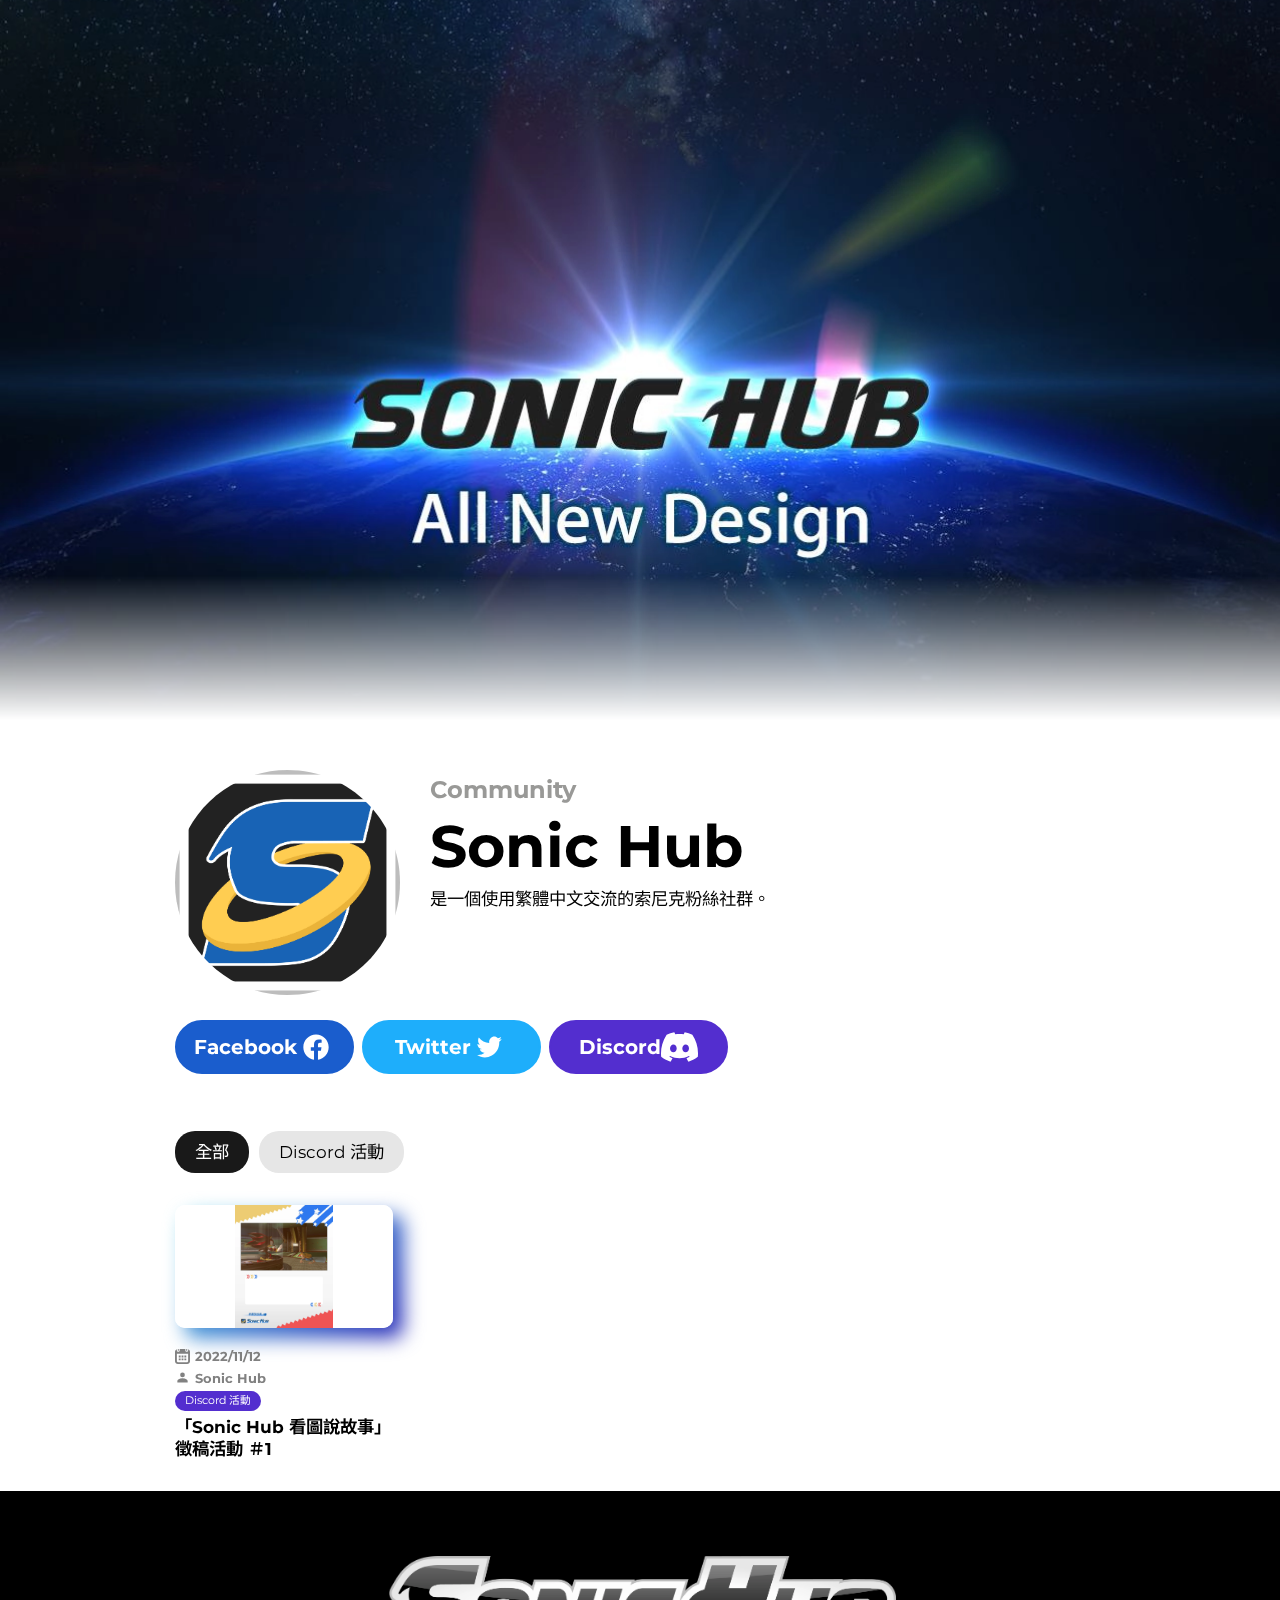
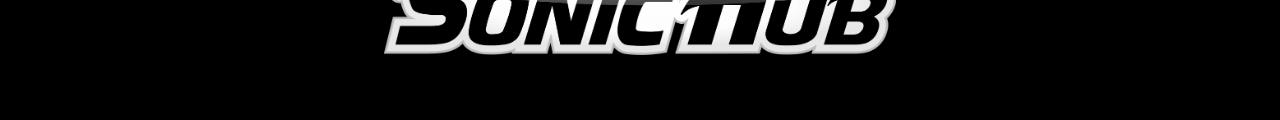
<file: index.html>
<html>
    <head>
        <meta charset="utf-8">
        <meta http-equiv="X-UA-Compatible" content="IE=edge">
        <meta name="viewport" content="width=device-width, initial-scale=1">
        <meta name="description" content='Sonic Hub&#x662F;&#x4E00;&#x500B;&#x4F7F;&#x7528;&#x7E41;&#x9AD4;&#x4E2D;&#x6587;&#x4EA4;&#x6D41;&#x7684;&#x7D22;&#x5C3C;&#x514B;&#x7C89;&#x7D72;&#x793E;&#x7FA4;&#x3002;'>
            <meta name="author" content='Sonic Hub'>
        <title>Sonic Hub &#x5B98;&#x65B9;&#x7DB2;&#x7AD9; | &#x9996;&#x9801;</title>
        <meta name="application-name" content='Sonic Hub &#x5B98;&#x65B9;&#x7DB2;&#x7AD9;' />
        <meta name="msapplication-tooltip" content='Sonic Hub &#x5B98;&#x65B9;&#x7DB2;&#x7AD9;' />
        <meta name="msapplication-starturl" content='/' />
                
        <meta property="og:title" content='Sonic Hub &#x5B98;&#x65B9;&#x7DB2;&#x7AD9; | &#x9996;&#x9801;' />
        <meta property="og:image" content='/images/meta.png' />
        <meta property="og:image:alt" content='Sonic Hub &#x5B98;&#x65B9;&#x7DB2;&#x7AD9; | &#x9996;&#x9801;' />
        <meta property="og:type" content="website" />
        <meta property="og:url" content='/' />

        <link rel="preconnect" href="https://fonts.googleapis.com">
        <link rel="preconnect" href="https://fonts.gstatic.com" crossorigin>
        <link href="https://fonts.googleapis.com/css2?family=Montserrat:wght@400&family=Noto+Sans+TC:wght@400&family=Noto+Sans+TC:wght@700&family=Noto+Sans+SC:wght@400&display=swap" rel="stylesheet">
        <link href='/styles/main.css' rel="stylesheet"/>
        <link rel="icon" href='/favicon.ico'>
    </head>
    <body>
        <header class='big'>
    <div class="top_mask"></div>
</header>
        <section class="content">
<section class="introduction">
    <div class="avatar">
        <img src="/images/avatar_400x400.webp" alt="Sonic Hub Logo" />
    </div>
    <div class="introduction_content">
        <h3>Community</h3>
        <h1>Sonic Hub</h1>
        <p>&#x662F;&#x4E00;&#x500B;&#x4F7F;&#x7528;&#x7E41;&#x9AD4;&#x4E2D;&#x6587;&#x4EA4;&#x6D41;&#x7684;&#x7D22;&#x5C3C;&#x514B;&#x7C89;&#x7D72;&#x793E;&#x7FA4;&#x3002;</p>
    </div>
</section>
<nav class="community">
    <ul>
        <li><a class="facebook" href="https://www.facebook.com/sonichub.net" target="_blank">Facebook <img src="/images/community_logo/facebook.svg" alt="Facebook Logo" class="logo"/></a></li>
        <li><a class="twitter" href="https://twitter.com/sonichub_net" target="_blank">Twitter <img src="/images/community_logo/twitter.svg" alt="Twitter Logo" class="logo"/></a></li>
        <li><a class="discord" href="https://discord.gg/ZbEKVwK9DV" target="_blank">Discord <img src="/images/community_logo/discord.svg" alt="Discord Logo" class="logo"/></a></li>
    </ul>
</nav>
<script>
    var tagSettings = {

            "Discord 活動": {

                        "Order": "1",
                    
                        "Color": "rgb(83, 46, 207)",
                    
                        "Url": "activity",
                                },
                }
</script>


<nav class="tags">
    <ul>
        <li>全部</li>
            <li data-url="activity">Discord &#x6D3B;&#x52D5;</li> 
    </ul>
</nav>

<script>
    const posts = [

                {Link: '/posts/picturestory01', 
                Title: '&#x300C;Sonic Hub &#x770B;&#x5716;&#x8AAA;&#x6545;&#x4E8B;&#x300D;&#x5FB5;&#x7A3F;&#x6D3B;&#x52D5; &#xFF03;1',
                Thumbnail: '/images/posts/Sonic_Hub_p1_empty-01.webp',
                Published: '2022/11/12',
                Author: 'Sonic Hub',
                Tags: [

                            'Discord 活動',
                                        ]},
                ]
</script>

<section class="post_list">
</section>        </section>
        <footer>
    <a href="/"><img src="/images/white_logo.webp" alt="Sonic Hub Logo"/></a>
</footer>

        <script src='/scripts/dom-to-image.js'></script>
        <script src='/scripts/main.js'></script>
    </body>
</html>
</file>
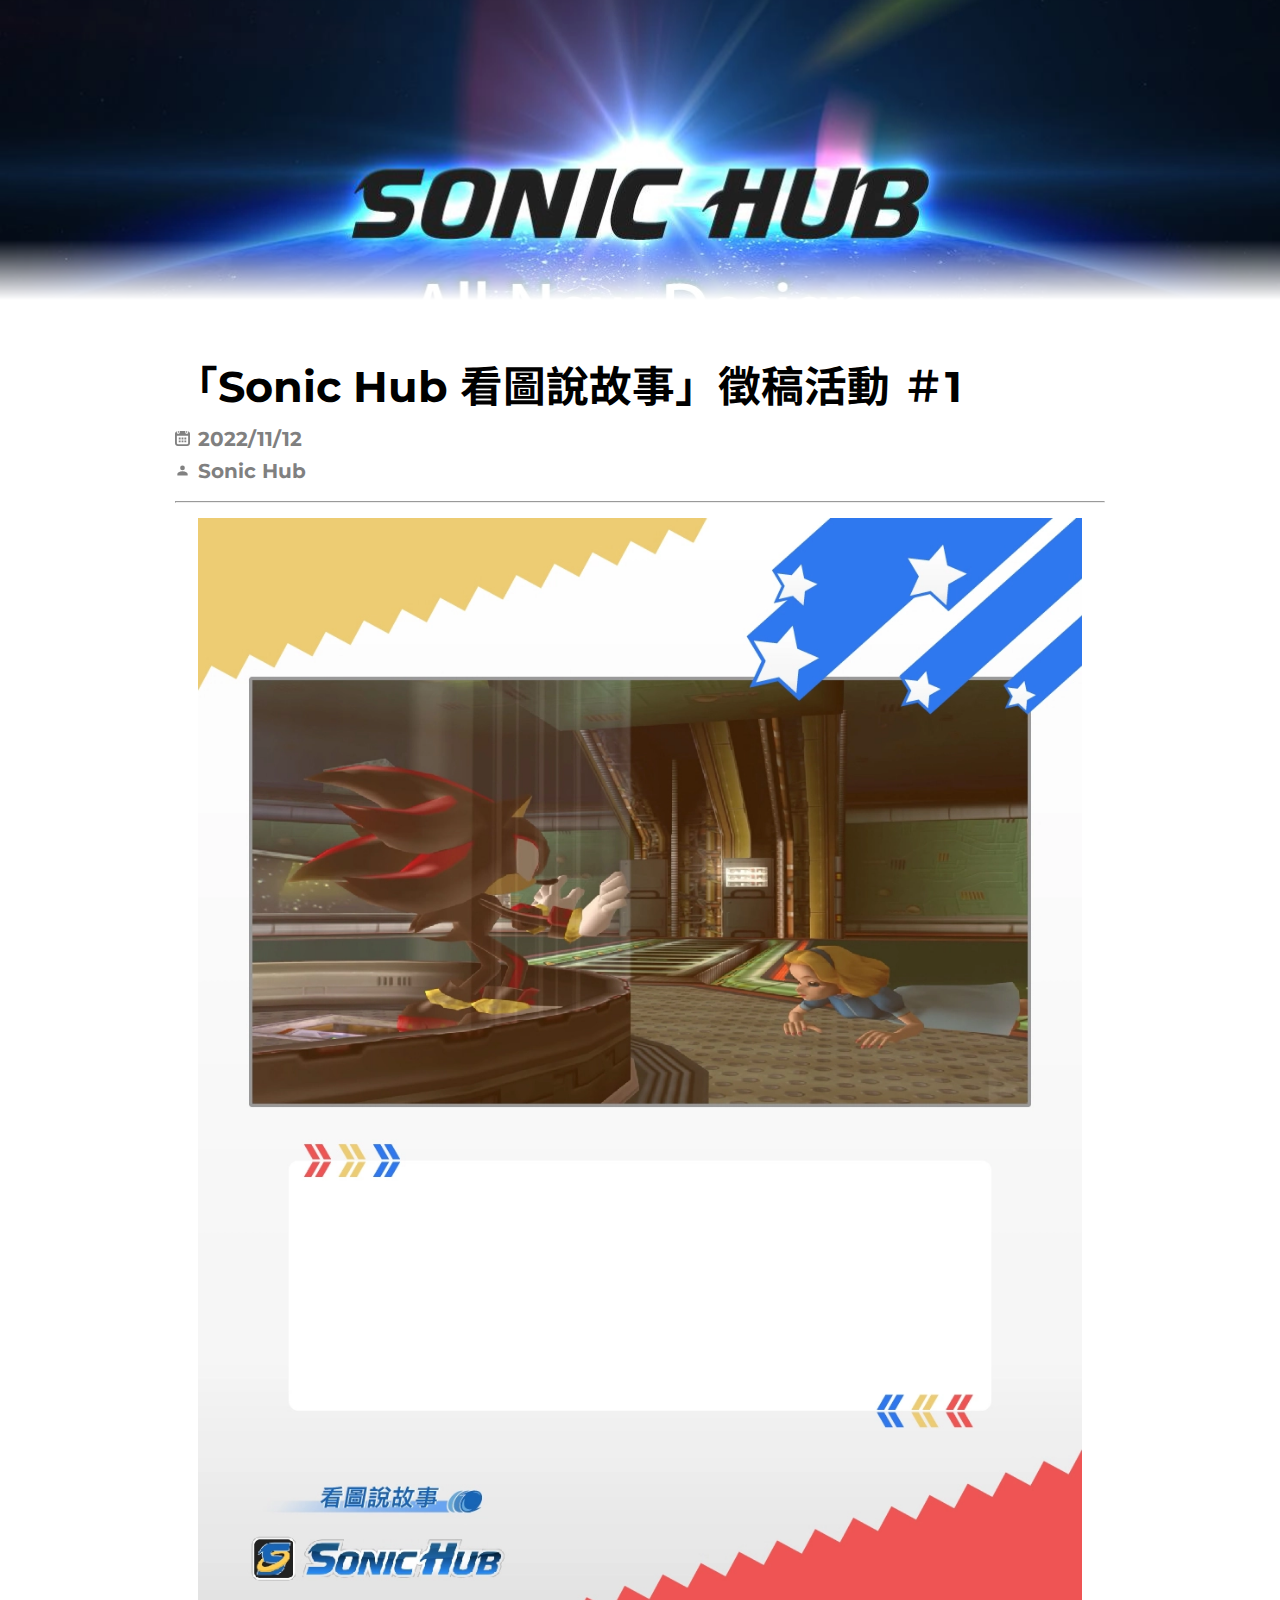
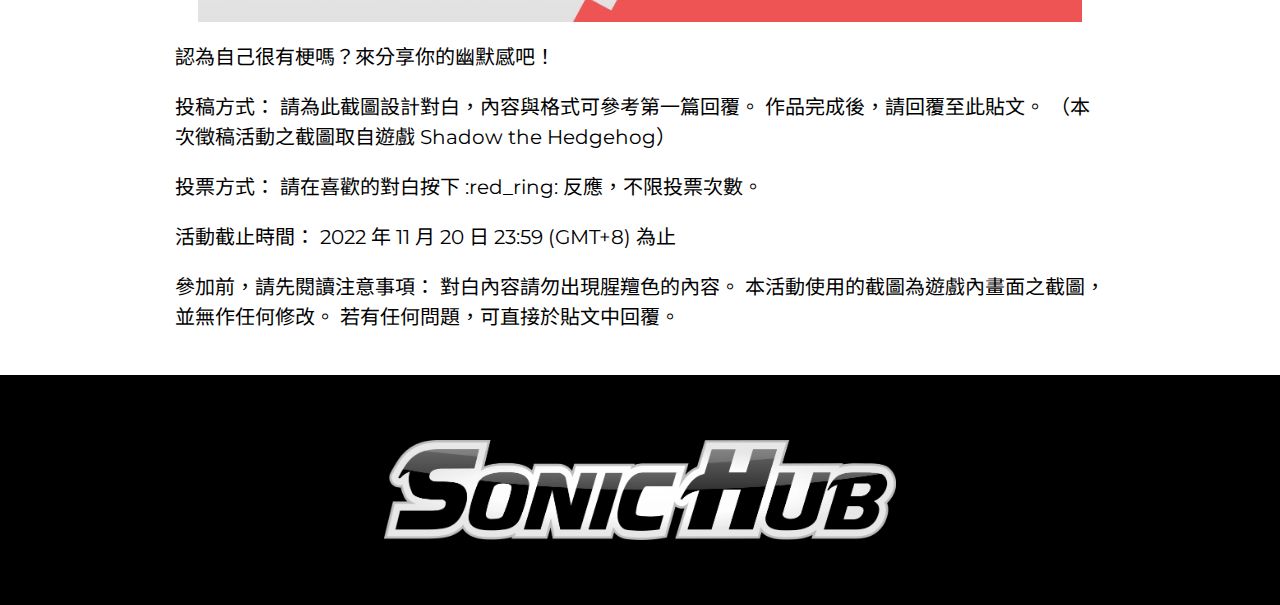
<file: posts/picturestory01.html>
<html>
    <head>
        <meta charset="utf-8">
        <meta http-equiv="X-UA-Compatible" content="IE=edge">
        <meta name="viewport" content="width=device-width, initial-scale=1">
        <meta name="description" content='Sonic Hub&#x662F;&#x4E00;&#x500B;&#x4F7F;&#x7528;&#x7E41;&#x9AD4;&#x4E2D;&#x6587;&#x4EA4;&#x6D41;&#x7684;&#x7D22;&#x5C3C;&#x514B;&#x7C89;&#x7D72;&#x793E;&#x7FA4;&#x3002;'>
            <meta name="author" content="Sonic Hub">
        <title>Sonic Hub &#x5B98;&#x65B9;&#x7DB2;&#x7AD9; | &#x300C;Sonic Hub &#x770B;&#x5716;&#x8AAA;&#x6545;&#x4E8B;&#x300D;&#x5FB5;&#x7A3F;&#x6D3B;&#x52D5; &#xFF03;1</title>
        <meta name="application-name" content='Sonic Hub &#x5B98;&#x65B9;&#x7DB2;&#x7AD9;' />
        <meta name="msapplication-tooltip" content='Sonic Hub &#x5B98;&#x65B9;&#x7DB2;&#x7AD9;' />
        <meta name="msapplication-starturl" content='/' />
                
        <meta property="og:title" content='Sonic Hub &#x5B98;&#x65B9;&#x7DB2;&#x7AD9; | &#x300C;Sonic Hub &#x770B;&#x5716;&#x8AAA;&#x6545;&#x4E8B;&#x300D;&#x5FB5;&#x7A3F;&#x6D3B;&#x52D5; &#xFF03;1' />
        <meta property="og:image" content='/images/meta.png' />
        <meta property="og:image:alt" content='Sonic Hub &#x5B98;&#x65B9;&#x7DB2;&#x7AD9; | &#x300C;Sonic Hub &#x770B;&#x5716;&#x8AAA;&#x6545;&#x4E8B;&#x300D;&#x5FB5;&#x7A3F;&#x6D3B;&#x52D5; &#xFF03;1' />
        <meta property="og:type" content="website" />
        <meta property="og:url" content='/posts/picturestory01' />

        <link rel="preconnect" href="https://fonts.googleapis.com">
        <link rel="preconnect" href="https://fonts.gstatic.com" crossorigin>
        <link href="https://fonts.googleapis.com/css2?family=Montserrat:wght@400&family=Noto+Sans+TC:wght@400&family=Noto+Sans+TC:wght@700&family=Noto+Sans+SC:wght@400&display=swap" rel="stylesheet">
        <link href='/styles/main.css' rel="stylesheet"/>
        <link rel="icon" href='/favicon.ico'>
    </head>
    <body>
        <header class='small'>
    <div class="top_mask"></div>
</header>
        <section class="content">
                    <section class="post_content">
                        <div class="post_meta">
                            <h1>&#x300C;Sonic Hub &#x770B;&#x5716;&#x8AAA;&#x6545;&#x4E8B;&#x300D;&#x5FB5;&#x7A3F;&#x6D3B;&#x52D5; &#xFF03;1</h1>
                            <h3><img src="/images/calendar-svgrepo-com.svg" alt="時間" class="title_icon"/>2022/11/12</h3>
                            <h3><img src="/images/person-svgrepo-com.svg" alt="作者或主辦者" class="title_icon"/>Sonic Hub</h3>
                            <hr />
                            <img src='/images/posts/Sonic_Hub_p1_empty-01.webp' alt='&#x300C;Sonic Hub &#x770B;&#x5716;&#x8AAA;&#x6545;&#x4E8B;&#x300D;&#x5FB5;&#x7A3F;&#x6D3B;&#x52D5; &#xFF03;1' />
                        </div>
                        <p>認為自己很有梗嗎？來分享你的幽默感吧！</p>
<p>投稿方式：
請為此截圖設計對白，內容與格式可參考第一篇回覆。
作品完成後，請回覆至此貼文。
（本次徵稿活動之截圖取自遊戲 Shadow the Hedgehog）</p>
<p>投票方式：
請在喜歡的對白按下 :red_ring: 反應，不限投票次數。</p>
<p>活動截止時間：
2022 年 11 月 20 日 23:59 (GMT+8) 為止</p>
<p>參加前，請先閱讀注意事項：
對白內容請勿出現腥羶色的內容。
本活動使用的截圖為遊戲內畫面之截圖，並無作任何修改。
若有任何問題，可直接於貼文中回覆。</p>

                    </section>
        </section>
        <footer>
    <a href="/"><img src="/images/white_logo.webp" alt="Sonic Hub Logo"/></a>
</footer>

        <script src='/scripts/dom-to-image.js'></script>
        <script src='/scripts/main.js'></script>
    </body>
</html>
</file>
<file: styles/main.css>
html, body { margin: 0px; padding: 0px; font-family: 'Montserrat', 'Noto Sans TC', 'Noto Sans SC', sans-serif; line-height: 1.25; font-weight: 400; font-size: 13pt; }

header { width: 100vw; padding: 0px; background: url("/images/headerbg.webp") center center no-repeat; background-size: cover; cursor: pointer; --mask-image: linear-gradient(0deg, rgba(255,255,255,0) 0%, rgba(255,255,255,1) 20%, rgba(255,255,255, 1) 100%); -webkit-mask-image: var(--mask-image, none); mask-image: var(--mask-image, none); }

header.big { height: 80vh; }

@media (max-width: 930px) { header.big { height: 300px; } }

header.small { height: 300px; }

section.content { display: flex; flex-direction: column; width: 930px; margin-top: 50px; margin-left: auto; margin-right: auto; }

@media (max-width: 930px) { section.content { width: 80%; } }

section.introduction { width: 100%; display: grid; grid-template-columns: 1fr 3fr; grid-gap: 30px; }

@media (max-width: 930px) { section.introduction { grid-template-columns: 1fr; } }

section.introduction .avatar { text-align: center; }

section.introduction .avatar img { --mask-image: url("data:image/svg+xml,%3Csvg preserveAspectRatio='none' data-bbox='20 20 160 160' viewBox='20 20 160 160' height='200' width='200' xmlns='http://www.w3.org/2000/svg' data-type='shape'%3E%3Cg%3E%3Cpath d='M180 100c0 44.183-35.817 80-80 80s-80-35.817-80-80 35.817-80 80-80 80 35.817 80 80z'/%3E%3C/g%3E%3C/svg%3E%0A"); --mask-position: 0% 0%; --mask-size: 100% 100%; --mask-repeat: no-repeat; width: 100%; -webkit-mask-image: var(--mask-image, none); mask-image: var(--mask-image, none); -webkit-mask-position: var(--mask-position, 0); mask-position: var(--mask-position, 0); -webkit-mask-repeat: var(--mask-repeat, no-repeat); mask-repeat: var(--mask-repeat, no-repeat); -webkit-mask-size: var(--mask-size, 100% 100%); mask-size: var(--mask-size, 100% 100%); }

@media (max-width: 930px) { section.introduction .avatar img { width: 50%; } }

section.introduction .introduction_content * { margin-top: 5px; margin-bottom: 0px; }

section.introduction .introduction_content h3 { font-size: 18pt; color: #999997; font-weight: 700; }

section.introduction .introduction_content h1 { font-size: 44pt; color: black; font-weight: 700; }

section.introduction ul.page_list { display: flex; list-style-type: none; padding: 0; margin-top: 20px; gap: 10px; }

section.introduction ul.page_list li { padding: 0; font-size: 15pt; }

section.introduction ul.page_list li a { color: #010c81; text-decoration: none; }

section.introduction ul.page_list li a:hover, section.introduction ul.page_list li a:active { color: grey; }

nav.community ul, nav.weekly_community ul { margin: 25px 0px; padding: 0px; display: flex; flex-wrap: wrap; list-style-type: none; gap: 8px; font-size: 15pt; }

nav.community ul li, nav.weekly_community ul li { margin: 0px; padding: 0px; }

nav.community ul li a, nav.weekly_community ul li a { display: flex; color: white; text-decoration: none; width: 175px; height: 50px; text-align: center; align-items: center; justify-content: center; font-weight: 700; border: 2px solid; border-radius: 50px; transition: background-color 0.5s,  border 0.5s; }

nav.community ul li a.twitter, nav.weekly_community ul li a.twitter { background-color: #1eaefb; border-color: #1eaefb; }

nav.community ul li a.youtube, nav.weekly_community ul li a.youtube { background-color: #eb0000; border-color: #eb0000; }

nav.community ul li a.facebook, nav.weekly_community ul li a.facebook { background-color: #1a5dcd; border-color: #1a5dcd; }

nav.community ul li a.instagram, nav.weekly_community ul li a.instagram { background-color: #ee0799; border-color: #ee0799; }

nav.community ul li a.plurk, nav.weekly_community ul li a.plurk { background-color: #ff574d; border-color: #ff574d; }

nav.community ul li a.discord, nav.weekly_community ul li a.discord { background-color: #532ecf; border-color: #532ecf; }

nav.community ul li a img.logo, nav.weekly_community ul li a img.logo { width: 37.5px; height: 37.5px; filter: invert(100%) sepia(100%) saturate(0%) hue-rotate(306deg) brightness(106%) contrast(101%); }

nav.community ul li a:hover, nav.community ul li a:active, nav.weekly_community ul li a:hover, nav.weekly_community ul li a:active { background-color: white; border: 2px solid black; color: black; }

nav.community ul li a:hover img.logo, nav.community ul li a:active img.logo, nav.weekly_community ul li a:hover img.logo, nav.weekly_community ul li a:active img.logo { filter: none; }

@media (max-width: 930px) { nav.community.community ul li, nav.weekly_community.community ul li { width: 95%; } }

@media (max-width: 930px) { nav.community.community ul li a, nav.weekly_community.community ul li a { width: 100%; } }

nav.community.weekly_community, nav.weekly_community.weekly_community { margin-top: 50px; }

nav.community.weekly_community ul, nav.weekly_community.weekly_community ul { display: grid; grid-template-columns: repeat(5, minmax(0, 1fr)); font-size: 17pt; }

nav.community.weekly_community ul li, nav.weekly_community.weekly_community ul li { display: flex; align-items: center; justify-content: center; }

nav.community.weekly_community ul li a, nav.weekly_community.weekly_community ul li a { width: 98%; }

footer { width: 100%; padding-top: 15px; padding-bottom: 15px; background: black; display: flex; align-items: center; justify-content: center; }

footer img { display: block; width: 40%; margin: 50px auto; }

section.post_list { display: flex; flex-wrap: wrap; column-gap: 15px; row-gap: 20px; }

@media (max-width: 930px) { section.post_list { width: 95%; display: grid; grid-template-columns: repeat(2, minmax(0, 1fr)); justify-content: space-between; } }

section.post_list .post { width: 218px; height: max-content; }

@media (max-width: 930px) { section.post_list .post { width: 100%; } }

section.post_list .post a { text-decoration: none; color: inherit; }

section.post_list .post a.thumbnail { display: block; position: relative; margin: 0 auto; border-radius: 10px; width: 100%; aspect-ratio: 16 / 9; background-color: white; background-image: url("/images/Rolling-1s-200px.svg"); background-position: center center; background-repeat: no-repeat; background-size: 50% 50%; transition: top 0.3s ease-in-out, filter 0.3s ease-in-out; top: 0px; }

section.post_list .post a.thumbnail img { display: block; width: 100%; height: 100%; object-fit: contain; margin: 0 auto; }

section.post_list .post a.thumbnail:before { content: ""; z-index: -1; position: absolute; top: 0; right: 0; bottom: 0; left: 0; background: linear-gradient(-45deg, #210cae -17%, #4dc9e6 100%); transform: translate3d(10px, 10px, 0) scale(1); filter: blur(10px); opacity: var(0.7); transition: opacity 0.3s; border-radius: inherit; }

section.post_list .post a.thumbnail::after { content: ""; z-index: -1; position: absolute; top: 0; right: 0; bottom: 0; left: 0; background: inherit; border-radius: inherit; }

section.post_list .post:hover a.thumbnail, section.post_list .post:active a.thumbnail { top: -15px; filter: brightness(0.3); }

section.post_list .post h2 { width: 100%; margin: 5px auto 30px auto; font-size: 13pt; line-height: 1.3; }

@media (max-width: 930px) { section.post_list .post h2 { width: 100%; } }

section.post_list .post h3 { display: flex; align-items: center; width: 100%; margin: 0 auto 5px auto; color: grey; font-size: 10pt; }

section.post_list .post h3:first-of-type { margin-top: 20px; }

section.post_list .post h3 img.title_icon { width: 15px; height: 15px; margin-right: 5px; filter: invert(50%) sepia(17%) saturate(0%) hue-rotate(181deg) brightness(98%) contrast(80%); }

@media (max-width: 930px) { section.post_list .post h3 { width: 100%; } }

section.post_list .post ul { display: flex; list-style-type: none; padding: 0; margin: 5px 0; gap: 10px; }

section.post_list .post ul li { display: block; font-size: 8pt; padding: 3px 10px; color: white; border-radius: 20px; }

nav.tags { margin: 15px 0 15px 0; }

nav.tags ul { display: flex; flex-wrap: wrap; padding: 0; list-style-type: none; column-gap: 10px; row-gap: 15px; }

nav.tags ul li { display: block; text-align: center; font-size: 13pt; padding: 10px 20px; cursor: pointer; background-color: #e6e6e6; border-radius: 20px; }

nav.tags ul li.current, nav.tags ul li:hover, nav.tags ul li:active { color: white; background-color: #191919; }

.post_content, .page_content { width: 100%; font-size: 15pt; line-height: 1.5; padding-bottom: 23px; }

.post_content h1, .page_content h1 { margin: 5px 0px; font-size: 32pt; }

.post_content h3, .page_content h3 { margin: 2px 0px; font-size: 15pt; color: grey; }

.post_content a, .page_content a { color: #010c81; text-decoration: none; }

.post_content a:hover, .post_content a:active, .page_content a:hover, .page_content a:active { color: grey; }

.post_content a.linkContentSame, .page_content a.linkContentSame { overflow-wrap: break-word; word-wrap: break-word; }

.post_content img, .page_content img { display: block; width: 95%; margin: 0 auto; }

.post_content img.title_icon, .page_content img.title_icon { display: inline-block; width: 15px; height: 15px; margin-right: 8px; filter: invert(50%) sepia(17%) saturate(0%) hue-rotate(181deg) brightness(98%) contrast(80%); }

.post_content hr, .page_content hr { margin: 15px 0; }

.post_content iframe, .page_content iframe { display: block; margin: 0 auto; }

.post_content iframe[src*="youtube"], .page_content iframe[src*="youtube"] { width: 95%; height: 100%; aspect-ratio: 560 / 315; }

.post_content .post_meta, .post_content .page_meta, .page_content .post_meta, .page_content .page_meta { margin-bottom: 15px; }

button#download_weekly { border: 3px solid #0e0b66; margin-bottom: 15px; background-color: white; width: max-content; font-size: 15pt; font-weight: 700; }

button#download_weekly:hover, button#download_weekly:active { border: 3px solid white; background-color: black; color: white; }

section.weekly_container { position: relative; align-self: center; width: 95vw; margin-bottom: 25px; aspect-ratio: 16 / 9; }

section.weekly { position: absolute; display: grid; grid-template-columns: 1fr 2fr; width: 1920px; height: 1080px; overflow: hidden; transform-origin: top left; background: url("/images/weekly/weeklybg.webp"); background-position: center center; background-repeat: no-repeat; background-size: cover; border: 5px solid black; }

section.weekly .weekly_left_part { position: relative; background-size: cover; background-position: center center; background-repeat: no-repeat; }

section.weekly .weekly_left_part .weekly_author_part { position: absolute; bottom: 0; width: 100%; padding-top: 20px; padding-bottom: 20px; text-align: center; color: white; font-weight: 700; font-size: 20pt; background-color: rgba(0, 0, 0, 0.75); }

section.weekly .weekly_right_part { padding: 15px 15px 0px 15px; background-color: rgba(10, 10, 10, 0.7); }

section.weekly .weekly_right_part h1 { display: flex; margin: 15px 0; justify-content: center; align-items: center; gap: 25px; }

section.weekly .weekly_right_part h1 img.weekly_white_logo { height: 150px; }

section.weekly .weekly_right_part h1 img.weekly_title { height: 100px; }

section.weekly .weekly_right_part ul.weekly_items { display: grid; grid-template-columns: auto; gap: 10px; width: 100%; padding: 0; }

section.weekly .weekly_right_part ul.weekly_items li.weekly_item { display: grid; align-items: center; grid-template-columns: max-content minmax(0, 1fr); gap: 10px; list-style-type: none; width: 100%; height: 100px; }

section.weekly .weekly_right_part ul.weekly_items li.weekly_item .weekly_item_date { display: flex; align-items: center; justify-content: center; background-color: black; color: white; border-radius: 10px; padding: 5px 5px; font-weight: 700; width: 320px; height: 80%; box-shadow: 10px 10px 5px 0px rgba(0, 0, 0, 0.75); }

section.weekly .weekly_right_part ul.weekly_items li.weekly_item .weekly_item_date .content_part { display: flex; align-items: end; font-size: 50px; width: 96%; height: max-content; border: 1px solid white; border-radius: 10px; box-sizing: border-box; padding: 2px; }

section.weekly .weekly_right_part ul.weekly_items li.weekly_item .weekly_item_date .content_part .date_part { width: 130px; }

section.weekly .weekly_right_part ul.weekly_items li.weekly_item .weekly_item_date .content_part .time_part { width: 180px; height: 100%; font-size: 30px; }

section.weekly .weekly_right_part ul.weekly_items .content { display: flex; align-items: center; font-size: 25pt; padding: 10px; height: 95%; box-sizing: border-box; border-radius: 10px; background: repeating-linear-gradient(-45deg, rgba(30, 54, 109, 0.7), rgba(30, 54, 109, 0.7) 5px, rgba(13, 21, 101, 0.7) 5px, rgba(13, 21, 101, 0.7) 25px); color: white; font-weight: 700; box-shadow: 10px 10px 5px 0px rgba(0, 0, 0, 0.75); text-shadow: 0.2em 0.2em 0.4em black; }

section.weekly .weekly_right_part ul.weekly_items .content.stream_off { display: flex; justify-content: center; letter-spacing: 20px; color: transparent; -webkit-text-stroke: 2px #999999; background-color: #808080; background: repeating-linear-gradient(-45deg, rgba(73, 73, 73, 0.7), rgba(73, 73, 73, 0.7) 5px, rgba(128, 128, 128, 0.7) 5px, rgba(128, 128, 128, 0.7) 25px); }

section.weekly .weekly_right_part ul.weekly_items .content ul.weekly_tags { display: flex; flex-wrap: wrap; padding: 0; list-style-type: none; column-gap: 10px; row-gap: 15px; margin-right: 15px; }

section.weekly .weekly_right_part ul.weekly_items .content ul.weekly_tags li { display: block; text-align: center; font-size: 15pt; padding: 10px 20px; width: 60px; background-color: #1e1e1e; color: white; border-radius: 20px; border: 1px solid white; text-shadow: none; }
</file>
